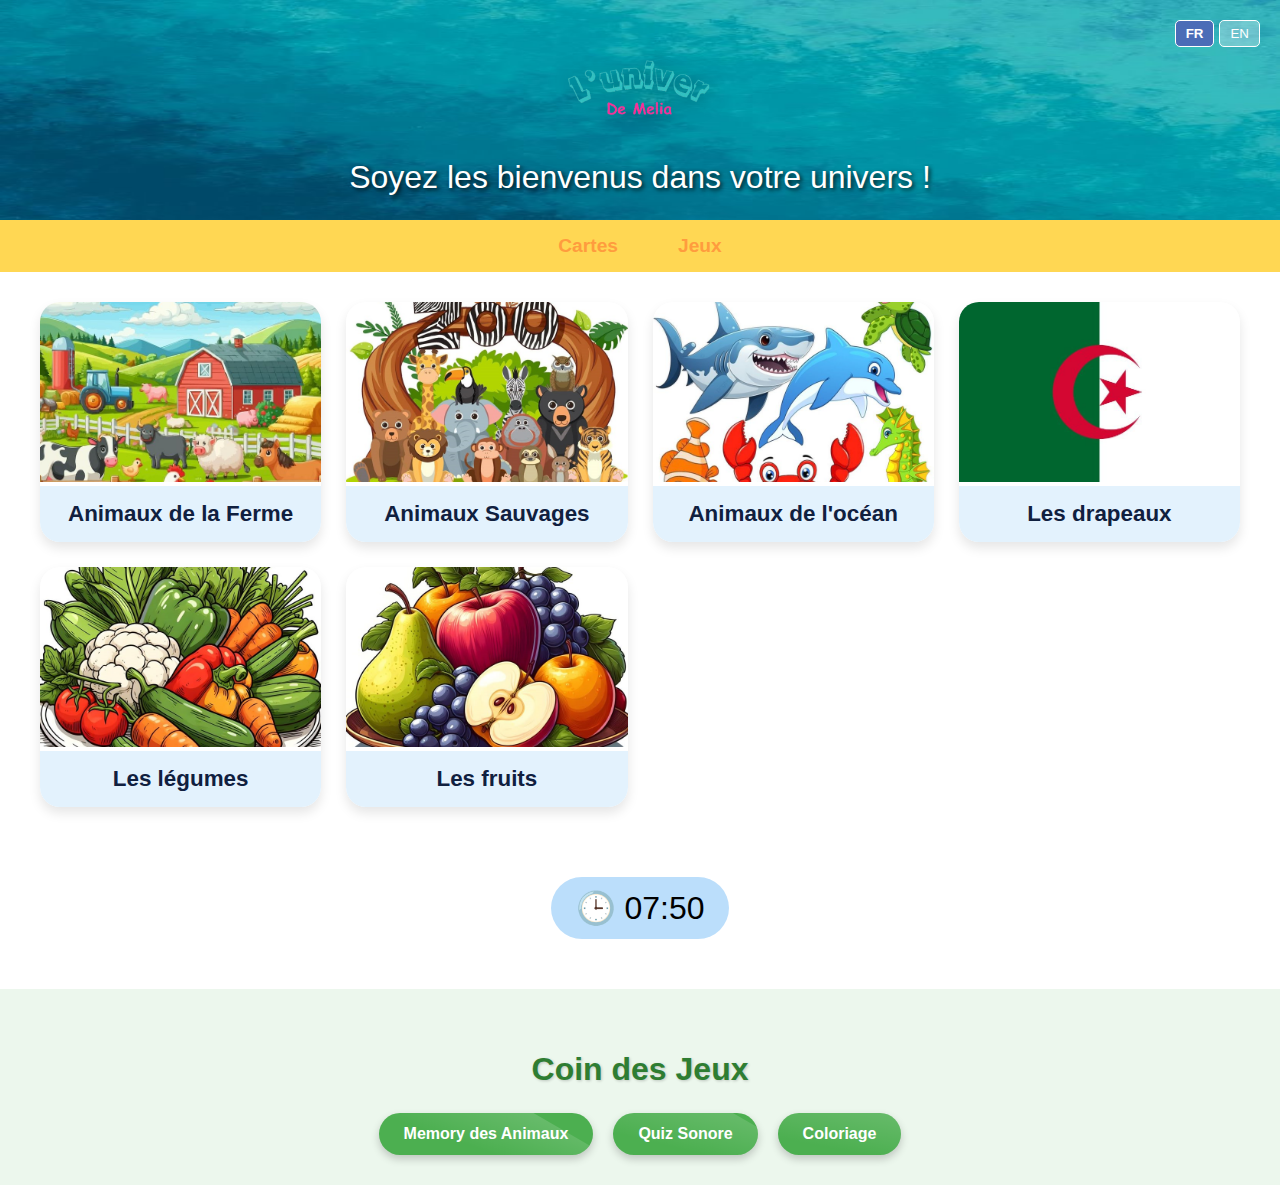
<file: index.html>
<!DOCTYPE html>
<html lang="fr">
<head>
    <meta charset="UTF-8">
    <title>Explorons les Animaux !</title>
    <link rel="stylesheet" href="style.css">
</head>
<body>
  <div class="header">
    <div class="banner">
        <div class="logo-container">
            <img src="assets/images/principale/logo.png" alt="logo" class="logo">
            <div class="banner-title" data-fr="Soyez les bienvenus dans votre univers !" 
                          data-en="Welcome to your universe!"></div>
        </div>
        <img src="assets/images/principale/banner.png" alt="banner" class="banner-image">
    </div>

<div class="language-switcher">
    <button class="lang-btn active" data-lang="fr">FR</button>
    <button class="lang-btn" data-lang="en">EN</button>
</div>
</div>

<nav class="main-nav">
    <ul>
       <li><a href="#cartes" data-fr="Cartes" data-en="Cards"></a></li>
        <li><a href="#jeux" data-fr="Jeux" data-en="Games"></a></li>
    </ul>
</nav>
    <div id="cartes" class="cartes">
    <!-- Carte 1 -->
    <a href="cartes/ferme.html" class="carte">
        <img src="assets/images/principale/ferme.png" alt="Ferme">
        <h2 data-fr="Animaux de la Ferme" data-en="Farm Animals"></h2>
    </a>

    <!-- Carte 2 -->
    <a href="cartes/ferme.html" class="carte">
        <img src="assets/images/principale/zoo.png" alt="Sauvages">
        <h2 data-fr="Animaux Sauvages" data-en="Wild Animals"></h2>
    </a>

    <!-- Carte 3 -->
    <a href="cartes/océan.html" class="carte">
        <img src="assets/images/principale/océan.png" alt="Océan">
        <h2 data-fr="Animaux de l'océan" data-en="Ocean Animals"></h2>
    </a>

    <!-- Carte 4 -->
    <a href="cartes/flags.html" class="carte">
        <img src="assets/images/principale/flag.png" alt="Drapeaux">
        <h2 data-fr="Les drapeaux" data-en="Flags"></h2>
    </a>

    <!-- Carte 5 -->
    <a href="cartes/légumes.html" class="carte">
        <img src="assets/images/principale/legumes.png" alt="Légumes">
        <h2 data-fr="Les légumes" data-en="Vegetables"></h2>
    </a>

    <!-- Carte 6 -->
    <a href="cartes/fruits.html" class="carte">
        <img src="assets/images/principale/fruits.png" alt="Fruits">
        <h2 data-fr="Les fruits" data-en="Fruits"></h2>
    </a>
</div>
             <div class="horloge-container">
             <div class="horloge" id="horloge">🕒 14:30</div>
         </div>

    <div id="jeux" class="jeux-container">
    <h3 data-fr="Coin des Jeux" data-en="Games Corner"></h3>
    <div class="jeux-links">
        <a href="jeu1.html" class="jeu-lien" data-fr="Memory des Animaux" data-en="Animals Memory"></a>
        <a href="jeu2.html" class="jeu-lien" data-fr="Quiz Sonore" data-en="Sound Quiz"></a>
        <a href="jeu3.html" class="jeu-lien" data-fr="Coloriage" data-en="Coloring"></a>
    </div>
</div>
    <script src="script.js"></script>
</body>
</html>
</file>
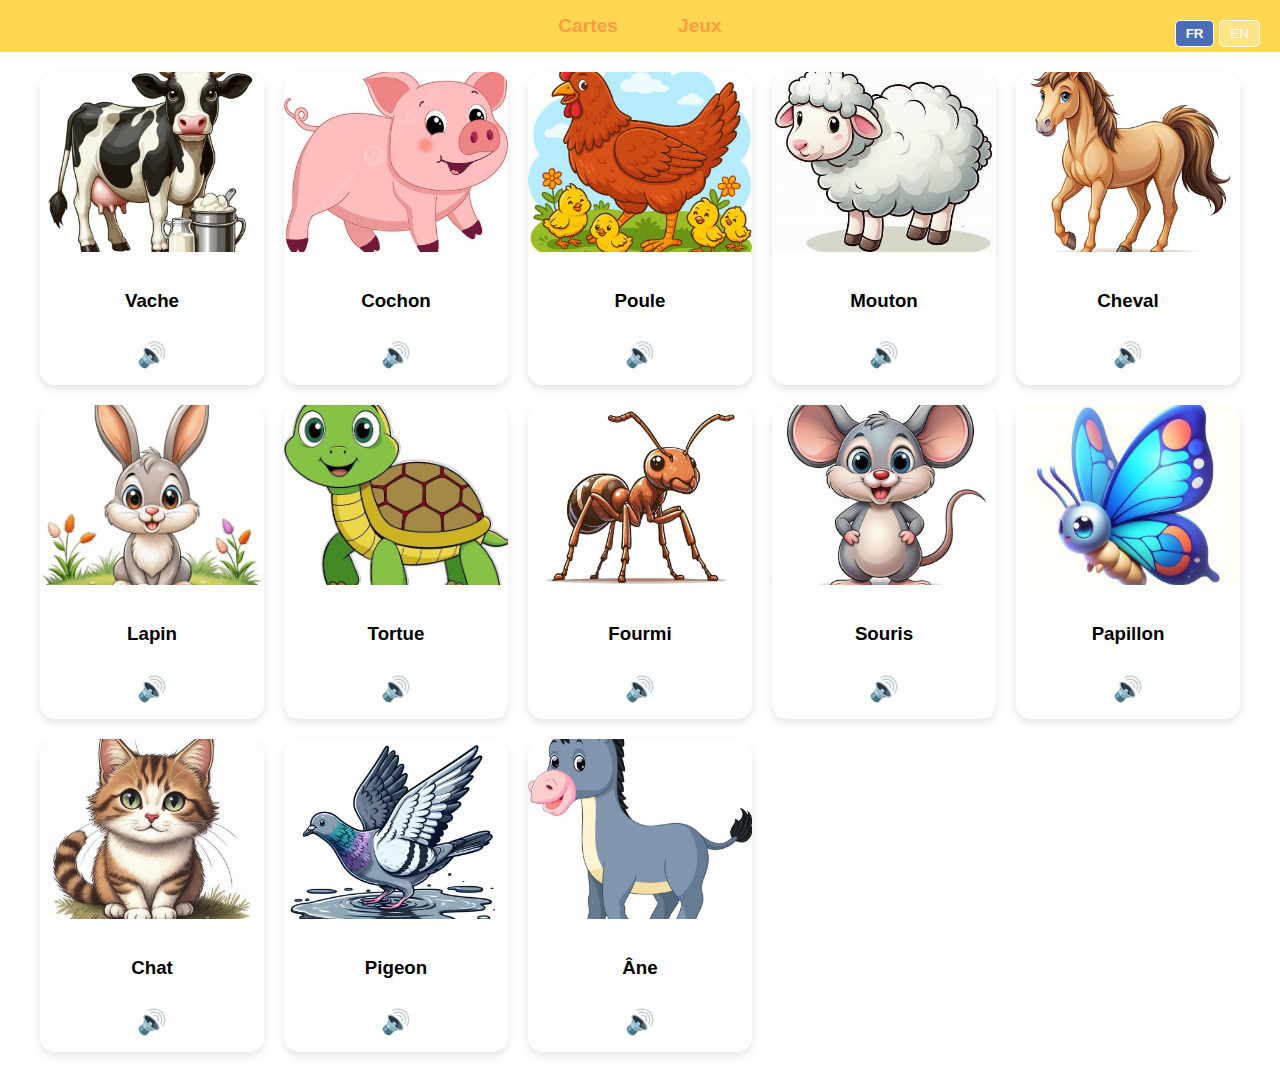
<file: cartes/ferme.html>
<!DOCTYPE html>
<html lang="fr">
    
<head>
    <meta charset="UTF-8">
    <title>Animaux de la Ferme</title>
    <link rel="stylesheet" href="../style.css">
    <link rel="stylesheet" href="ferme.css">
</head>
<body>
    <div class="header">
        <div class="language-switcher">
            <button class="lang-btn active" data-lang="fr">FR</button>
            <button class="lang-btn" data-lang="en">EN</button>
     </div>
    <!-- Votre header existant -->
 </div>
<nav class="main-nav">
    <ul>
       <li><a href="#cartes" data-fr="Cartes" data-en="Cards"></a></li>
        <li><a href="#jeux" data-fr="Jeux" data-en="Games"></a></li>
    </ul>
 </nav>
    <div class="animal-container" id="animalContainer">
        <!-- Les animaux seront insérés ici par JavaScript -->
    </div>

    <script src="../script.js"></script>
    <script src="ferme.js"></script> <!-- Fichier spécifique à cette page -->
</body>
</html>
</file>
<file: cartes/ferme.css>
/* Conteneur des animaux */
.animal-container {
    display: grid;
    grid-template-columns: repeat(auto-fill, minmax(200px, 1fr));
    gap: 20px;
    padding: 20px;
    max-width: 1200px;
    margin: 0 auto;
}

/* Carte individuelle */
.animal-card {
    background: white;
    border-radius: 15px;
    overflow: hidden;
    box-shadow: 0 4px 8px rgba(0,0,0,0.1);
    transition: transform 0.3s;
}

.animal-card:hover {
    transform: translateY(-5px);
}

.animal-card img {
    width: 100%;
    height: 180px;
    object-fit: cover;
}

.animal-info {
    padding: 15px;
    text-align: center;
    display: flex;
    flex-direction: column;
    align-items: center;
    gap: 10px;
}

.sound-btn {
    background: none;
    border: none;
    font-size: 1.5em;
    cursor: pointer;
    transition: transform 0.2s;
}

.sound-btn:hover {
    transform: scale(1.2);
}

/* Responsive */
@media (max-width: 768px) {
    .animal-container {
        grid-template-columns: repeat(2, 1fr);
    }
}

@media (max-width: 480px) {
    .animal-container {
        grid-template-columns: 1fr;
    }
}
</file>
<file: style.css>
/* Reset et base */
/* Reset et base */
body {
    margin: 0;
    padding: 0;
    font-family: 'Comic Sans MS', cursive, sans-serif;
}

/* Header et bannière */
.header {
    position: relative;
    width: 100%;
}

.banner {
    position: relative;
    width: 100%;
    text-align: center;
}

.banner-image {
    width: 100%;
    height: 220px;
    display: block;
}

.logo-container {
    position: absolute;
    top: 50%;
    left: 50%;
    transform: translate(-50%, -50%);
    width: 100%;
    z-index: 2;
}

.logo {
    height: 120px; /* Ajustez selon vos besoins */
    width: auto;
    margin: 0 auto;
    display: block;
    filter: drop-shadow(0 0 10px rgba(0,0,0,0.5));
}

.banner-title {
    color: white;
    font-size: 2em;
    text-shadow: 2px 2px 4px rgba(0,0,0,0.8);
    margin-top: 15px;
}
.language-switcher {
    position: absolute;
    top: 20px;
    right: 20px;
    z-index: 10;
    display: flex;
    gap: 5px;
}

.lang-btn {
    padding: 5px 10px;
    background: rgba(255,255,255,0.3);
    border: 1px solid white;
    color: white;
    border-radius: 5px;
    cursor: pointer;
    transition: all 0.3s;
}

.lang-btn.active {
    background: #4b6cb7;
    font-weight: bold;
}

.lang-btn:hover {
    background: rgba(255,255,255,0.5);
}
/* Navigation */
.main-nav {
    width: 100%;
    background-color: rgb(255 215 83);
    padding: 15px 0;
}

.main-nav ul {
    display: flex;
    justify-content: center;
    list-style: none;
    margin: 0;
    padding: 0;
    gap: 30px;
}

.main-nav a {
    color: #ff9c3e;
    text-decoration: none;
    font-size: 1.2em;
    font-weight: bold;
    padding: 8px 15px;
    border-radius: 20px;
    transition: all 0.3s;
}

.main-nav a:hover {
    background-color: rgba(255,255,255,0.2);
    transform: scale(1.1);
}

/* Responsive */
@media (max-width: 768px) {
    .logo {
        height: 80px;
    }
    
    .banner-title {
        font-size: 1.5em;
    }
    
    .main-nav ul {
        flex-direction: column;
        gap: 10px;
        align-items: center;
    }
}
@keyframes titlePulse {
    0%, 100% { transform: translate(-50%, -50%) scale(1); }
    50% { transform: translate(-50%, -50%) scale(1.05); }
}

/* Cartes avec animations */
.cartes {
    display: grid;
    grid-template-columns: repeat(auto-fit, minmax(250px, 1fr));
    gap: 25px;
    padding: 30px;
    max-width: 1200px;
    margin: 0 auto;
}

.carte {
    background: white;
    border-radius: 20px;
    overflow: hidden;
    box-shadow: 0 6px 12px rgba(0,0,0,0.1);
    transition: all 0.4s cubic-bezier(0.25, 0.8, 0.25, 1);
    position: relative;
}

.carte::after {
    content: "";
    position: absolute;
    bottom: 0;
    left: 0;
    width: 100%;
    height: 5px;
    background: linear-gradient(90deg, #4b6cb7, #182848);
    transform: scaleX(0);
    transition: transform 0.4s ease;
}

.carte:hover {
    transform: translateY(-10px) rotate(1deg);
    box-shadow: 0 12px 20px rgba(0,0,0,0.15);
}

.carte:hover::after {
    transform: scaleX(1);
}

.carte img {
    width: 100%;
    height: 180px;
    object-fit: cover;
    transition: transform 0.5s;
}

.carte:hover img {
    transform: scale(1.05);
}

.carte h2 {
    padding: 15px;
    margin: 0;
    text-align: center;
    font-size: 1.4em;
    background-color: #e3f2fd;
    transition: background-color 0.3s;
    color: #10203f;
}
a{
    text-decoration: none;
}

.carte:hover h2 {
    background-color: #bbdefb;
}

/* Horloge avec animations */
.horloge-container {
    text-align: center;
    margin: 40px 0;
    perspective: 500px;
}

.horloge {
    display: inline-block;
    font-size: 2em;
    padding: 12px 25px;
    background-color: #bbdefb;
    border-radius: 50px;
    animation: 
        pulse 2s infinite,
        float 6s ease-in-out infinite,
        colorChange 10s infinite alternate;
    transform-style: preserve-3d;
}

@keyframes float {
    0%, 100% { transform: translateY(0) rotateX(0); }
    50% { transform: translateY(-10px) rotateX(10deg); }
}

@keyframes colorChange {
    0% { background-color: #bbdefb; }
    50% { background-color: #90caf9; }
    100% { background-color: #64b5f6; }
}

/* Coin jeux avec animations */
.jeux-container {
    background-color: #e8f5e9;
    padding: 30px;
    margin-top: 50px;
    text-align: center;
    position: relative;
    overflow: hidden;
}

.jeux-container::before {
    content: "";
    position: absolute;
    top: 0;
    left: 0;
    width: 100%;
    height: 100%;
    background: url('data:image/svg+xml;utf8,<svg xmlns="http://www.w3.org/2000/svg" viewBox="0 0 100 100" preserveAspectRatio="none"><path fill="rgba(255,255,255,0.2)" d="M0,0 L100,0 L100,100 L0,100 Z"/></svg>');
    animation: patternMove 20s linear infinite;
}

@keyframes patternMove {
    0% { background-position: 0 0; }
    100% { background-position: 100px 100px; }
}

.jeux-container h3 {
    font-size: 2em;
    color: #2e7d32;
    margin-bottom: 25px;
    position: relative;
    z-index: 1;
    text-shadow: 1px 1px 3px rgba(0,0,0,0.2);
    animation: textGlow 2s infinite alternate;
}

@keyframes textGlow {
    from { text-shadow: 0 0 5px rgba(46, 125, 50, 0.5); }
    to { text-shadow: 0 0 15px rgba(46, 125, 50, 0.8); }
}

.jeux-links {
    display: flex;
    justify-content: center;
    flex-wrap: wrap;
    gap: 20px;
    position: relative;
    z-index: 1;
}

.jeu-lien {
    background-color: #4caf50;
    color: white;
    padding: 12px 25px;
    border-radius: 30px;
    text-decoration: none;
    font-weight: bold;
    transition: all 0.3s;
    box-shadow: 0 4px 8px rgba(0,0,0,0.2);
    position: relative;
    overflow: hidden;
}

.jeu-lien::before {
    content: "";
    position: absolute;
    top: -50%;
    left: -50%;
    width: 200%;
    height: 200%;
    background: linear-gradient(
        to bottom right,
        rgba(255,255,255,0.3) 0%,
        rgba(255,255,255,0) 60%
    );
    transform: rotate(30deg);
    transition: all 0.7s;
}

.jeu-lien:hover {
    background-color: #388e3c;
    transform: translateY(-3px) scale(1.05);
    box-shadow: 0 8px 15px rgba(0,0,0,0.3);
}

.jeu-lien:hover::before {
    left: 100%;
    top: 100%;
}

/* Responsive */
@media (max-width: 768px) {
    .header {
        flex-direction: column;
        padding: 15px;
    }
    
    .logo {
        margin-bottom: 15px;
    }
    
    .main-nav ul {
        flex-wrap: wrap;
        justify-content: center;
    }
    
    .banner-title {
        font-size: 1.5em;
        width: 90%;
    }
    
    .cartes {
        grid-template-columns: repeat(2, 1fr);
    }
}

@media (max-width: 480px) {
    .banner-title {
        font-size: 1.2em;
        padding: 8px 16px;
    }
    
    .cartes {
        grid-template-columns: 1fr;
    }
    
    .jeu-lien {
        padding: 10px 20px;
        font-size: 0.9em;
    }
}
</file>
